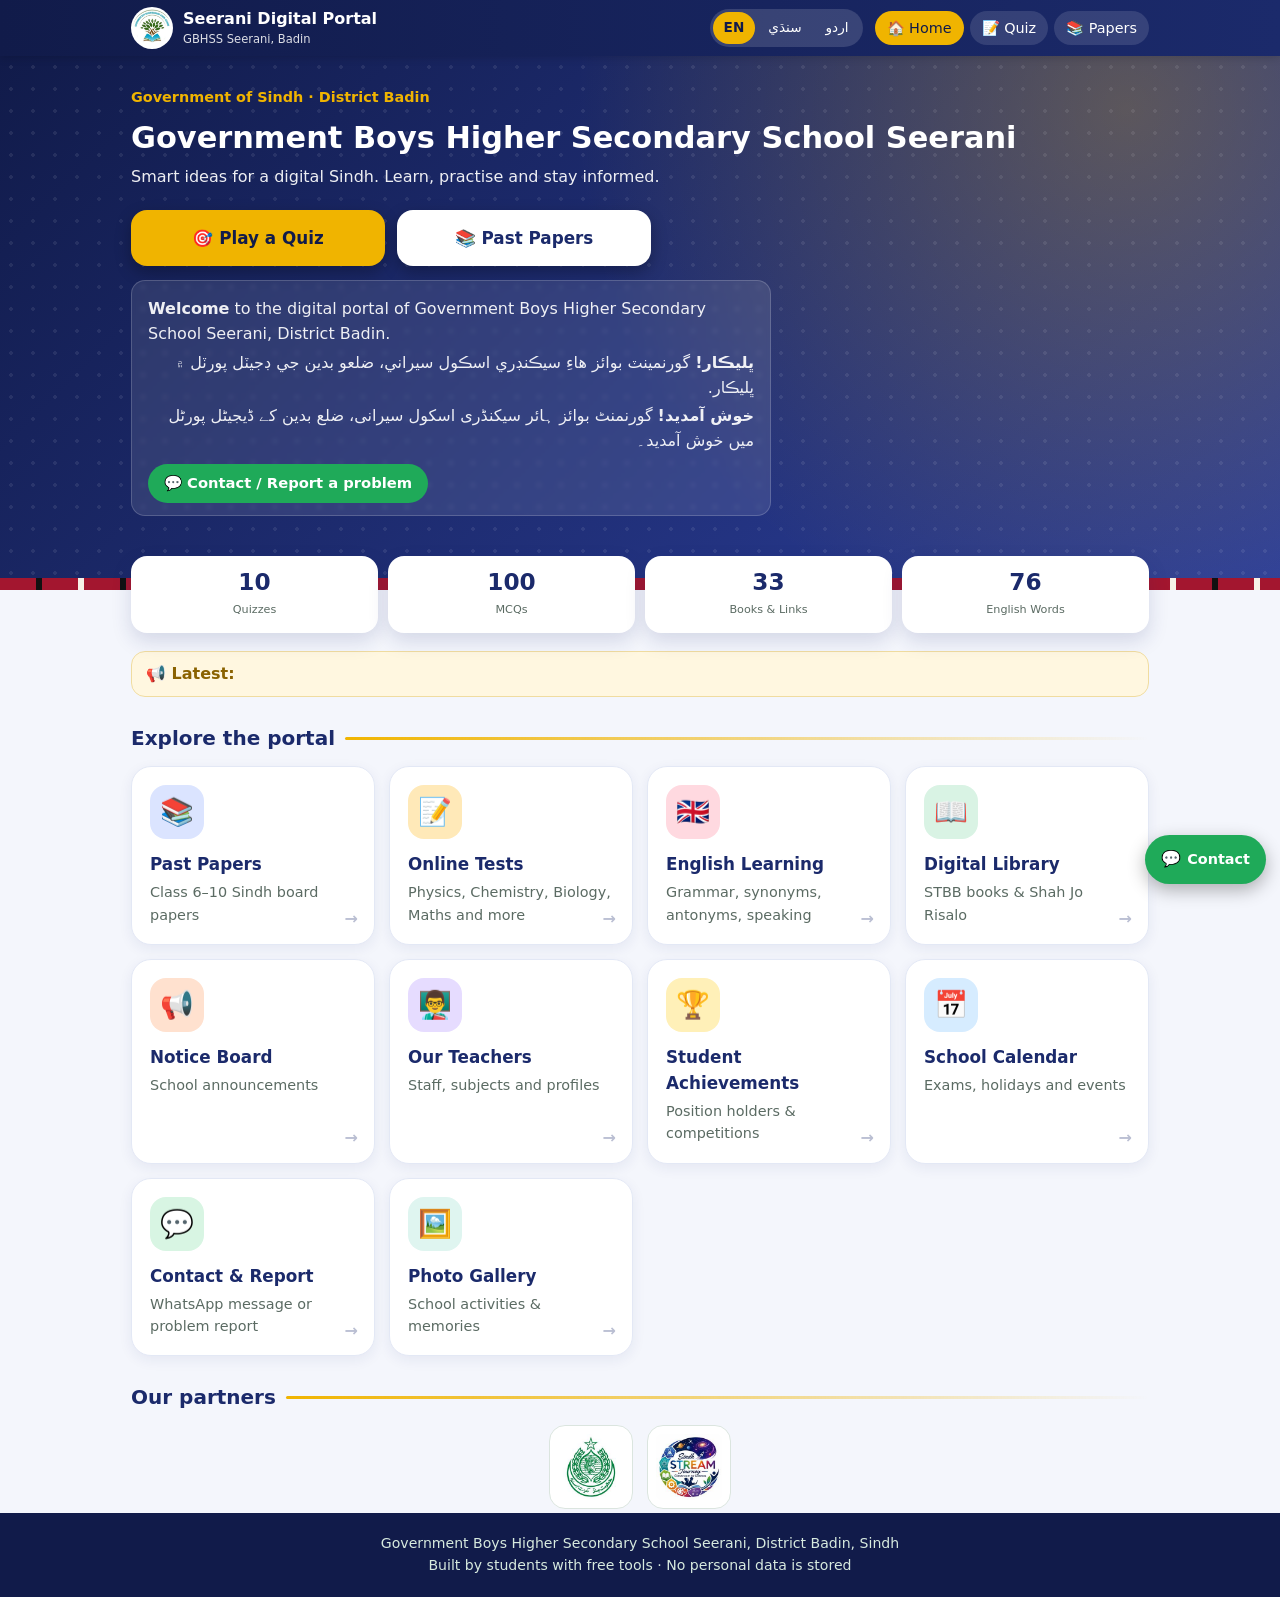
<file: index.html>
<!DOCTYPE html>
<html lang="en">
<head>
<meta charset="utf-8">
<meta name="viewport" content="width=device-width, initial-scale=1">
<title>Seerani Digital Portal</title>
<link rel="stylesheet" href="portal.css">
</head>
<body data-page="hub">
<header class="top"><div class="wrap">
<a class="brand" href="index.html"><img class="logo" src="download.jpeg" alt="School logo"><span>Seerani Digital Portal<small>GBHSS Seerani, Badin</small></span></a>
<nav><a href="index.html" class="on">🏠 Home</a><a href="tests.html">📝 Quiz</a><a href="papers.html">📚 Papers</a></nav>
</div></header>
<section class="hero big"><div class="wrap">
<div class="kick">Government of Sindh · District Badin</div>
<h1>Government Boys Higher Secondary School Seerani</h1>
<p>Smart ideas for a digital Sindh. Learn, practise and stay informed.</p>
<div class="acts"><a class="a1" href="tests.html">🎯 Play a Quiz</a><a class="a2" href="papers.html">📚 Past Papers</a></div>
<div class="wel"><p><b>Welcome</b> to the digital portal of Government Boys Higher Secondary School Seerani, District Badin.</p>
<p dir="rtl" lang="sd"><b>ڀليڪار!</b> گورنمينٽ بوائز هاءِ سيڪنڊري اسڪول سيراني، ضلعو بدين جي ڊجيٽل پورٽل ۾ ڀليڪار.</p>
<p dir="rtl" lang="ur"><b>خوش آمدید!</b> گورنمنٹ بوائز ہائر سیکنڈری اسکول سیرانی، ضلع بدین کے ڈیجیٹل پورٹل میں خوش آمدید۔</p>
<a class="wa" href="contact.html">💬 Contact / Report a problem</a></div>
</div></section>
<main class="wrap">
<div class="stats" id="stats"></div>
<div class="ticker"><b>📢 Latest:</b><span id="ticker"></span></div>
<h2 class="sec">Explore the portal</h2>
<div class="grid">
<a class="fcard" href="papers.html"><div class="ic" style="--c:#dbe4ff">📚</div><h3>Past Papers</h3><p>Class 6–10 Sindh board papers</p></a>
<a class="fcard" href="tests.html"><div class="ic" style="--c:#ffe9b8">📝</div><h3>Online Tests</h3><p>Physics, Chemistry, Biology, Maths and more</p></a>
<a class="fcard" href="english.html"><div class="ic" style="--c:#ffd9e0">🇬🇧</div><h3>English Learning</h3><p>Grammar, synonyms, antonyms, speaking</p></a>
<a class="fcard" href="library.html"><div class="ic" style="--c:#d9f3e4">📖</div><h3>Digital Library</h3><p>STBB books & Shah Jo Risalo</p></a>
<a class="fcard" href="notices.html"><div class="ic" style="--c:#ffe1cf">📢</div><h3>Notice Board</h3><p>School announcements</p></a>
<a class="fcard" href="teachers.html"><div class="ic" style="--c:#e6dcff">👨‍🏫</div><h3>Our Teachers</h3><p>Staff, subjects and profiles</p></a>
<a class="fcard" href="student-achievements.html"><div class="ic" style="--c:#fff0b8">🏆</div><h3>Student Achievements</h3><p>Position holders & competitions</p></a>
<a class="fcard" href="calendar.html"><div class="ic" style="--c:#d6ecff">📅</div><h3>School Calendar</h3><p>Exams, holidays and events</p></a>
<a class="fcard" href="contact.html"><div class="ic" style="--c:#d8f5e3">💬</div><h3>Contact &amp; Report</h3><p>WhatsApp message or problem report</p></a>
<a class="fcard" href="gallery.html"><div class="ic" style="--c:#dff5f0">🖼️</div><h3>Photo Gallery</h3><p>School activities & memories</p></a>
</div>
<h2 class="sec">Our partners</h2>
<div class="partners" style="margin-top:0"><img src="download%20(1).jpeg" alt="Government of Sindh"><img src="download%20(2).jpeg" alt="Sindh STREAM Journey"></div>
</main>
<footer>Government Boys Higher Secondary School Seerani, District Badin, Sindh<br>Built by students with free tools · No personal data is stored</footer>
<script src="data.js"></script>
<script src="portal.js"></script>
</body>
</html>
</file>
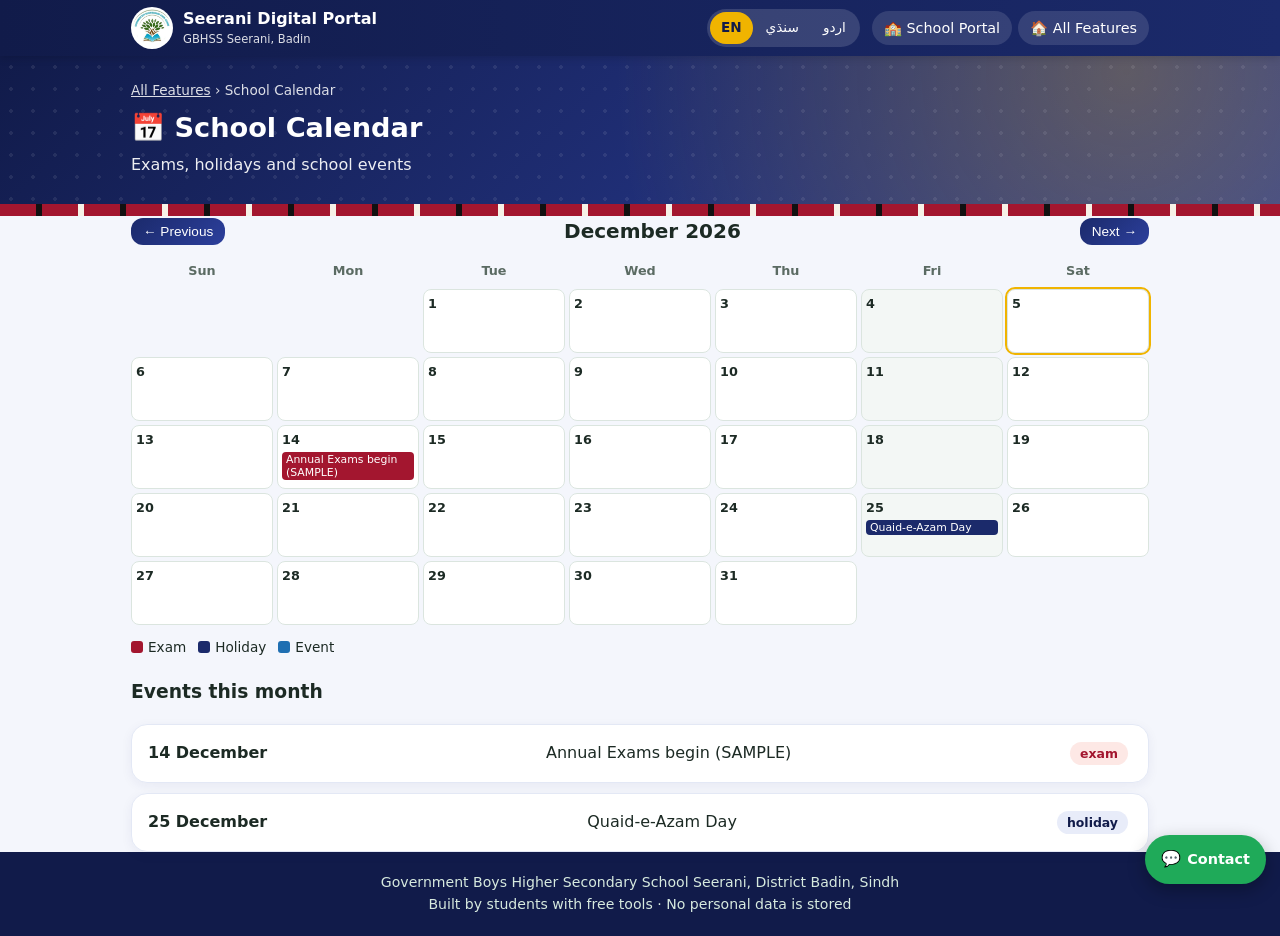
<file: calendar.html>
<!DOCTYPE html>
<html lang="en">
<head>
<meta charset="utf-8">
<meta name="viewport" content="width=device-width, initial-scale=1">
<title>School Calendar | Seerani Digital Portal</title>
<link rel="stylesheet" href="portal.css">
</head>
<body data-page="calendar">
<header class="top"><div class="wrap">
<a class="brand" href="features.html"><img class="logo" src="download.jpeg" alt="School logo"><span>Seerani Digital Portal<small>GBHSS Seerani, Badin</small></span></a>
<nav><a href="index.html">🏫 School Portal</a><a href="features.html">🏠 All Features</a></nav>
</div></header>
<section class="hero"><div class="wrap"><div class="crumb"><a href="features.html">All Features</a> › School Calendar</div><h1>📅 School Calendar</h1><p>Exams, holidays and school events</p></div></section>
<main class="wrap" id="main"></main>
<footer>Government Boys Higher Secondary School Seerani, District Badin, Sindh<br>Built by students with free tools · No personal data is stored</footer>
<script src="data.js"></script>
<script src="portal.js"></script>
</body>
</html>
</file>
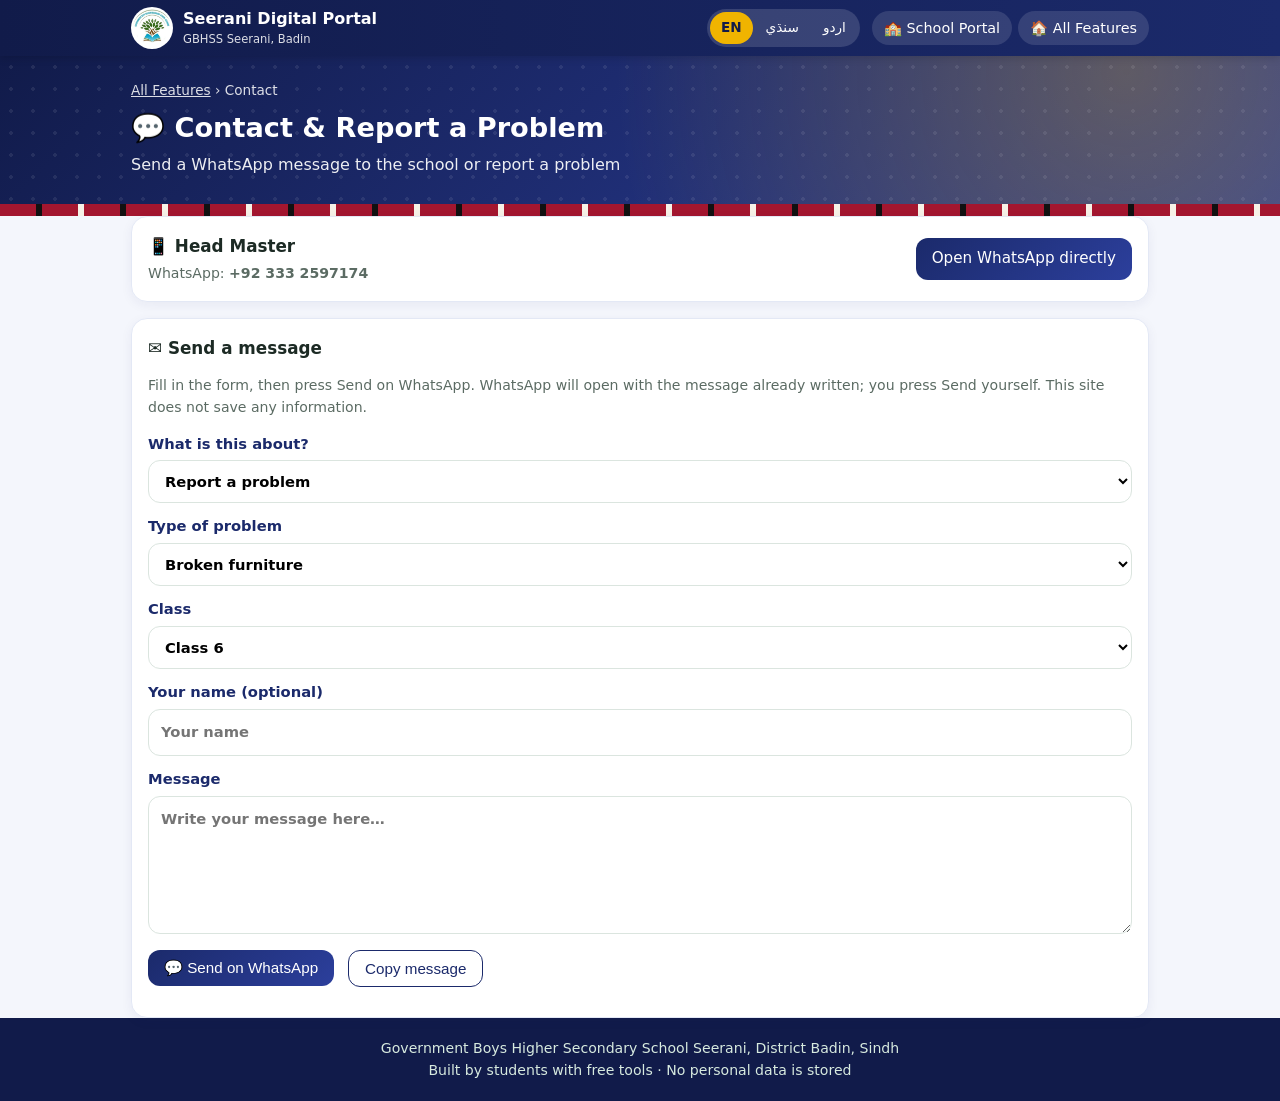
<file: contact.html>
<!DOCTYPE html>
<html lang="en">
<head>
<meta charset="utf-8">
<meta name="viewport" content="width=device-width, initial-scale=1">
<title>Contact & Report | Seerani Digital Portal</title>
<link rel="stylesheet" href="portal.css">
</head>
<body data-page="contact">
<header class="top"><div class="wrap">
<a class="brand" href="features.html"><img class="logo" src="download.jpeg" alt="School logo"><span>Seerani Digital Portal<small>GBHSS Seerani, Badin</small></span></a>
<nav><a href="index.html">🏫 School Portal</a><a href="features.html">🏠 All Features</a></nav>
</div></header>
<section class="hero"><div class="wrap"><div class="crumb"><a href="features.html">All Features</a> › Contact</div><h1>💬 Contact &amp; Report a Problem</h1><p>Send a WhatsApp message to the school or report a problem</p></div></section>
<main class="wrap" id="main"></main>
<footer>Government Boys Higher Secondary School Seerani, District Badin, Sindh<br>Built by students with free tools · No personal data is stored</footer>
<script src="data.js"></script>
<script src="portal.js"></script>
</body>
</html>
</file>
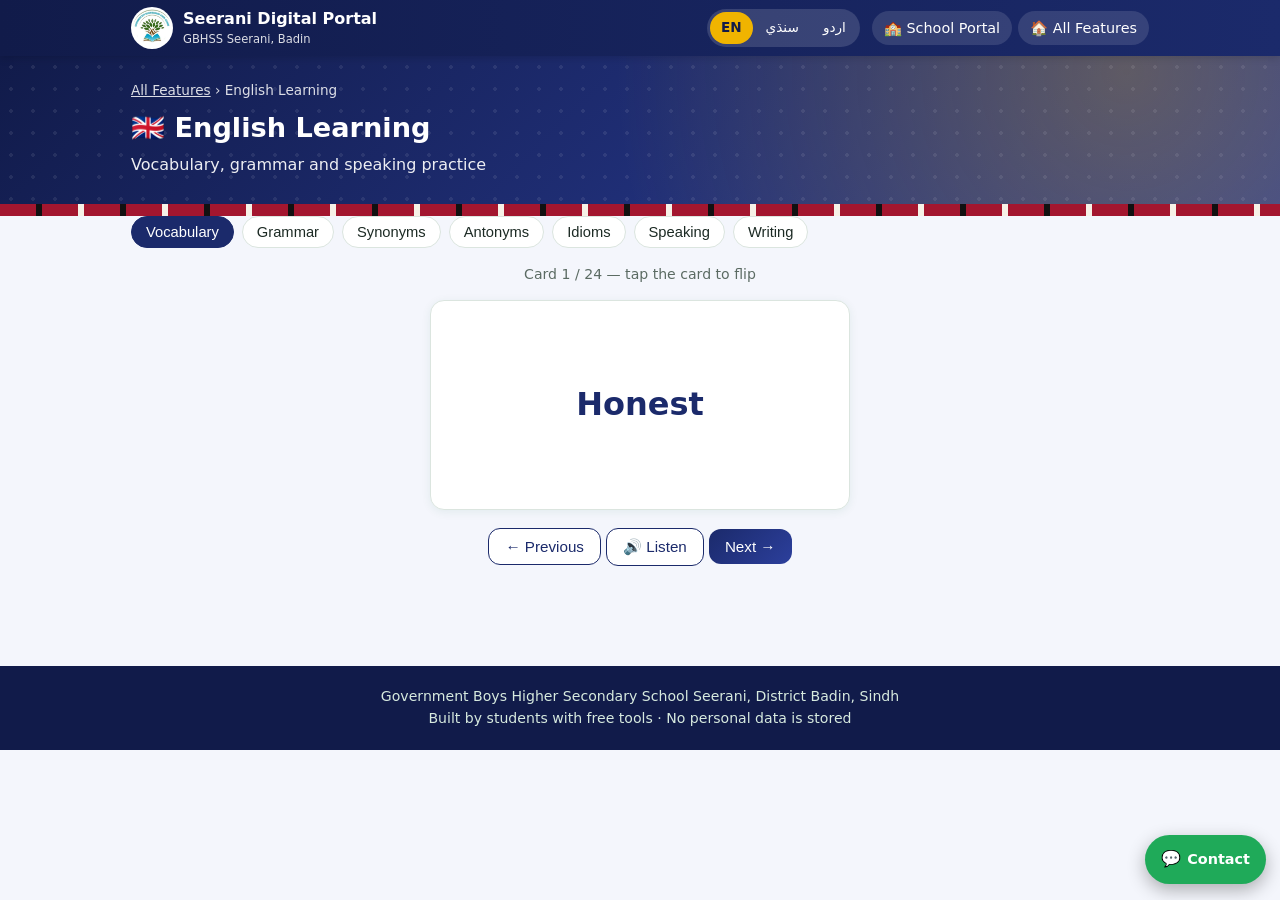
<file: english.html>
<!DOCTYPE html>
<html lang="en">
<head>
<meta charset="utf-8">
<meta name="viewport" content="width=device-width, initial-scale=1">
<title>English Learning | Seerani Digital Portal</title>
<link rel="stylesheet" href="portal.css">
</head>
<body data-page="english">
<header class="top"><div class="wrap">
<a class="brand" href="features.html"><img class="logo" src="download.jpeg" alt="School logo"><span>Seerani Digital Portal<small>GBHSS Seerani, Badin</small></span></a>
<nav><a href="index.html">🏫 School Portal</a><a href="features.html">🏠 All Features</a></nav>
</div></header>
<section class="hero"><div class="wrap"><div class="crumb"><a href="features.html">All Features</a> › English Learning</div><h1>🇬🇧 English Learning</h1><p>Vocabulary, grammar and speaking practice</p></div></section>
<main class="wrap" id="main"></main>
<footer>Government Boys Higher Secondary School Seerani, District Badin, Sindh<br>Built by students with free tools · No personal data is stored</footer>
<script src="data.js"></script>
<script src="portal.js"></script>
</body>
</html>
</file>
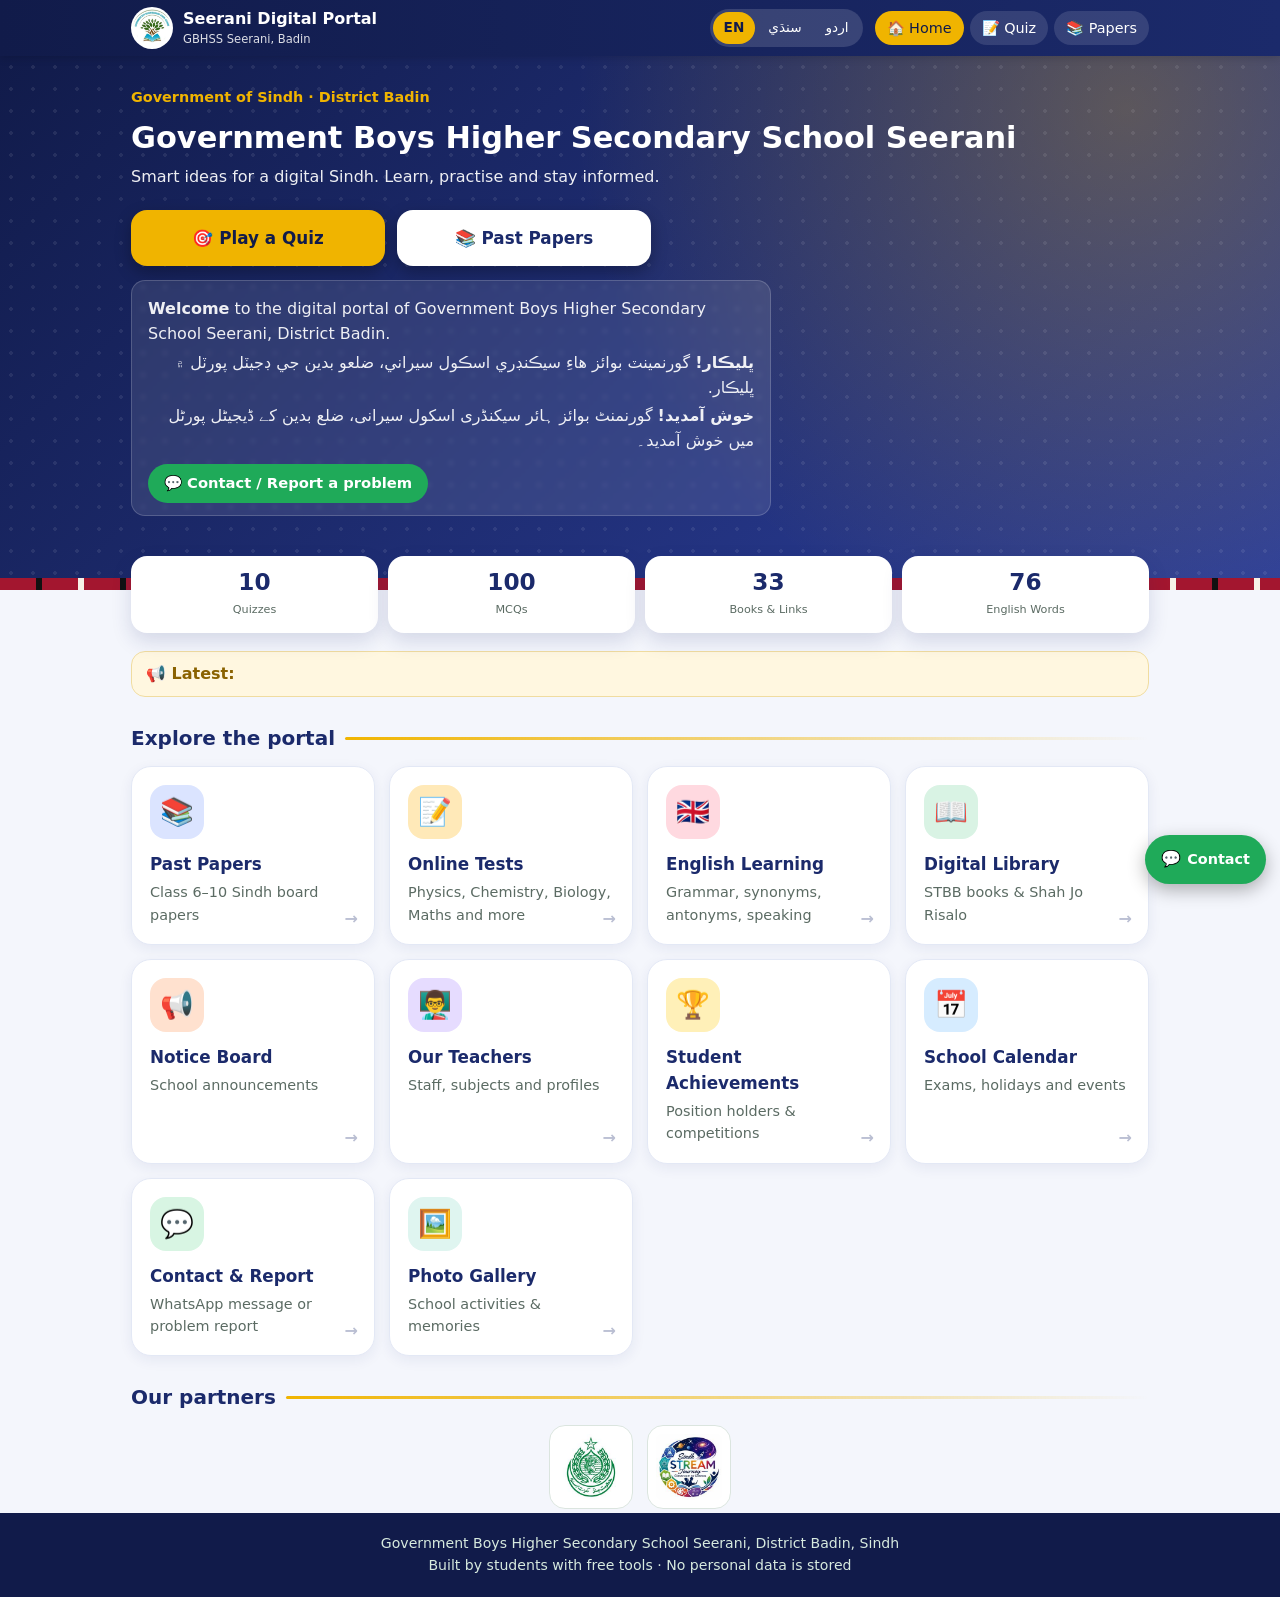
<file: features.html>
<!DOCTYPE html>
<html lang="en">
<head>
<meta charset="utf-8">
<meta name="viewport" content="width=device-width, initial-scale=1">
<title>All Features | Seerani Digital Portal</title>
<link rel="stylesheet" href="portal.css">
</head>
<body data-page="hub">
<header class="top"><div class="wrap">
<a class="brand" href="index.html"><img class="logo" src="download.jpeg" alt="School logo"><span>Seerani Digital Portal<small>GBHSS Seerani, Badin</small></span></a>
<nav><a href="index.html" class="on">🏠 Home</a><a href="tests.html">📝 Quiz</a><a href="papers.html">📚 Papers</a></nav>
</div></header>
<section class="hero big"><div class="wrap">
<div class="kick">Government of Sindh · District Badin</div>
<h1>Government Boys Higher Secondary School Seerani</h1>
<p>Smart ideas for a digital Sindh. Learn, practise and stay informed.</p>
<div class="acts"><a class="a1" href="tests.html">🎯 Play a Quiz</a><a class="a2" href="papers.html">📚 Past Papers</a></div>
<div class="wel"><p><b>Welcome</b> to the digital portal of Government Boys Higher Secondary School Seerani, District Badin.</p>
<p dir="rtl" lang="sd"><b>ڀليڪار!</b> گورنمينٽ بوائز هاءِ سيڪنڊري اسڪول سيراني، ضلعو بدين جي ڊجيٽل پورٽل ۾ ڀليڪار.</p>
<p dir="rtl" lang="ur"><b>خوش آمدید!</b> گورنمنٹ بوائز ہائر سیکنڈری اسکول سیرانی، ضلع بدین کے ڈیجیٹل پورٹل میں خوش آمدید۔</p>
<a class="wa" href="contact.html">💬 Contact / Report a problem</a></div>
</div></section>
<main class="wrap">
<div class="stats" id="stats"></div>
<div class="ticker"><b>📢 Latest:</b><span id="ticker"></span></div>
<h2 class="sec">Explore the portal</h2>
<div class="grid">
<a class="fcard" href="papers.html"><div class="ic" style="--c:#dbe4ff">📚</div><h3>Past Papers</h3><p>Class 6–10 Sindh board papers</p></a>
<a class="fcard" href="tests.html"><div class="ic" style="--c:#ffe9b8">📝</div><h3>Online Tests</h3><p>Physics, Chemistry, Biology, Maths and more</p></a>
<a class="fcard" href="english.html"><div class="ic" style="--c:#ffd9e0">🇬🇧</div><h3>English Learning</h3><p>Grammar, synonyms, antonyms, speaking</p></a>
<a class="fcard" href="library.html"><div class="ic" style="--c:#d9f3e4">📖</div><h3>Digital Library</h3><p>STBB books & Shah Jo Risalo</p></a>
<a class="fcard" href="notices.html"><div class="ic" style="--c:#ffe1cf">📢</div><h3>Notice Board</h3><p>School announcements</p></a>
<a class="fcard" href="teachers.html"><div class="ic" style="--c:#e6dcff">👨‍🏫</div><h3>Our Teachers</h3><p>Staff, subjects and profiles</p></a>
<a class="fcard" href="student-achievements.html"><div class="ic" style="--c:#fff0b8">🏆</div><h3>Student Achievements</h3><p>Position holders & competitions</p></a>
<a class="fcard" href="calendar.html"><div class="ic" style="--c:#d6ecff">📅</div><h3>School Calendar</h3><p>Exams, holidays and events</p></a>
<a class="fcard" href="contact.html"><div class="ic" style="--c:#d8f5e3">💬</div><h3>Contact &amp; Report</h3><p>WhatsApp message or problem report</p></a>
<a class="fcard" href="gallery.html"><div class="ic" style="--c:#dff5f0">🖼️</div><h3>Photo Gallery</h3><p>School activities & memories</p></a>
</div>
<h2 class="sec">Our partners</h2>
<div class="partners" style="margin-top:0"><img src="download%20(1).jpeg" alt="Government of Sindh"><img src="download%20(2).jpeg" alt="Sindh STREAM Journey"></div>
</main>
<footer>Government Boys Higher Secondary School Seerani, District Badin, Sindh<br>Built by students with free tools · No personal data is stored</footer>
<script src="data.js"></script>
<script src="portal.js"></script>
</body>
</html>
</file>
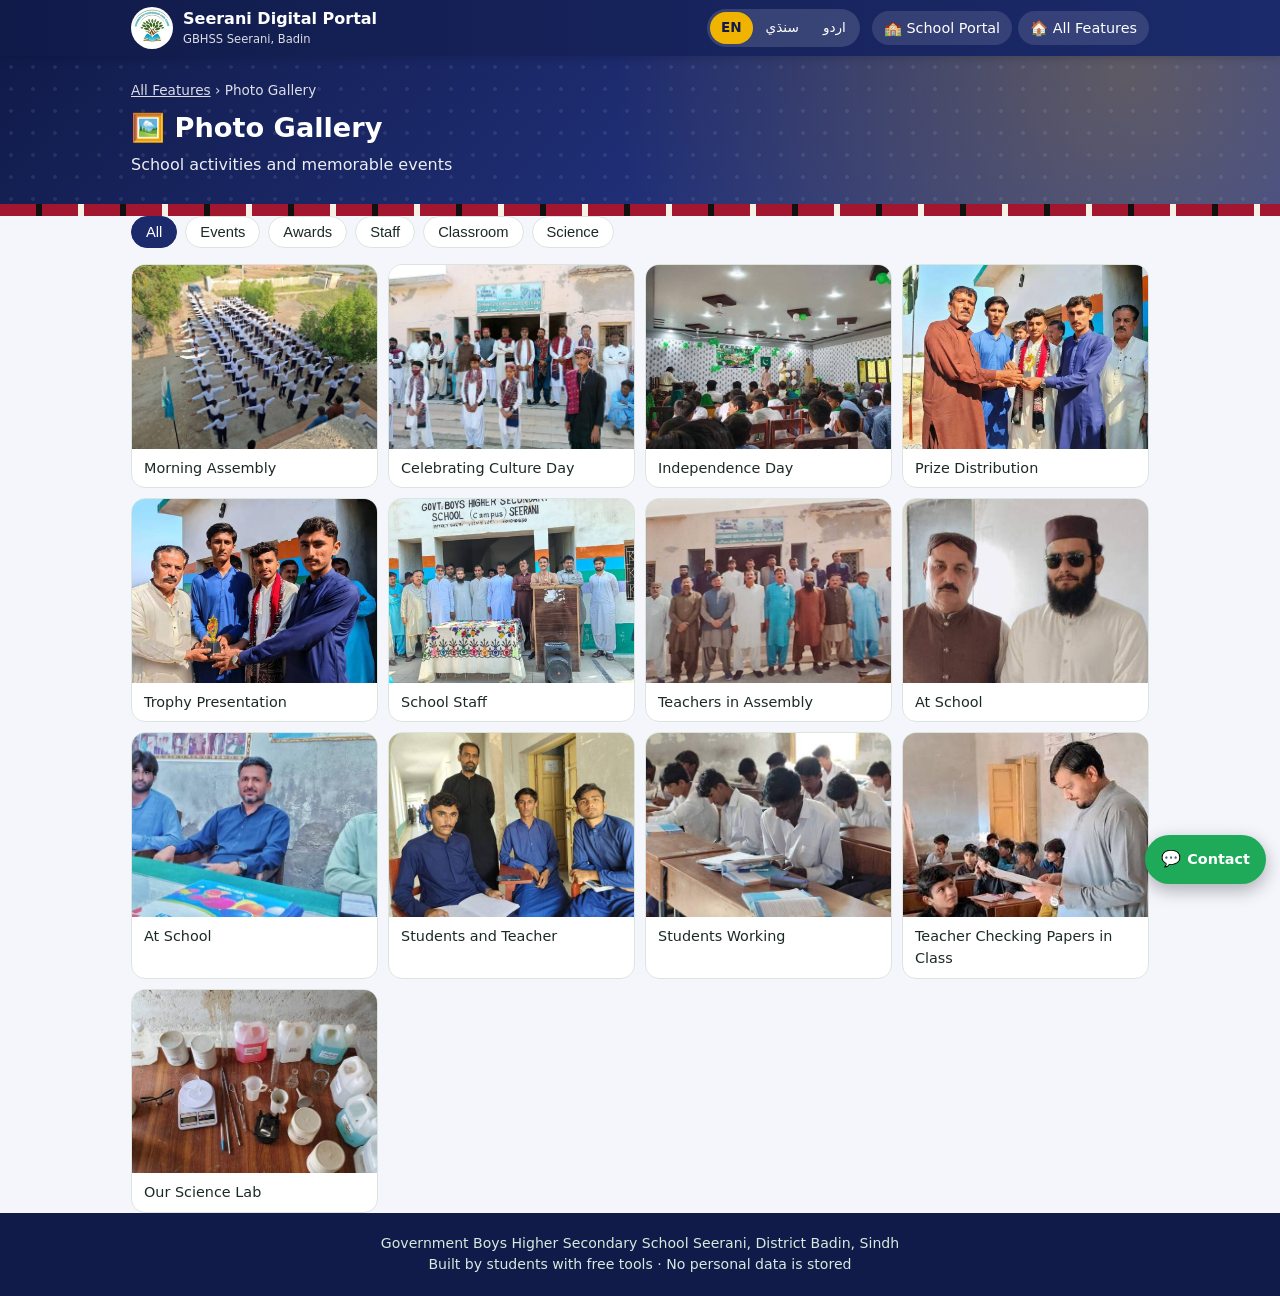
<file: gallery.html>
<!DOCTYPE html>
<html lang="en">
<head>
<meta charset="utf-8">
<meta name="viewport" content="width=device-width, initial-scale=1">
<title>Photo Gallery | Seerani Digital Portal</title>
<link rel="stylesheet" href="portal.css">
</head>
<body data-page="gallery">
<header class="top"><div class="wrap">
<a class="brand" href="features.html"><img class="logo" src="download.jpeg" alt="School logo"><span>Seerani Digital Portal<small>GBHSS Seerani, Badin</small></span></a>
<nav><a href="index.html">🏫 School Portal</a><a href="features.html">🏠 All Features</a></nav>
</div></header>
<section class="hero"><div class="wrap"><div class="crumb"><a href="features.html">All Features</a> › Photo Gallery</div><h1>🖼️ Photo Gallery</h1><p>School activities and memorable events</p></div></section>
<main class="wrap" id="main"></main>
<footer>Government Boys Higher Secondary School Seerani, District Badin, Sindh<br>Built by students with free tools · No personal data is stored</footer>
<script src="data.js"></script>
<script src="portal.js"></script>
</body>
</html>
</file>
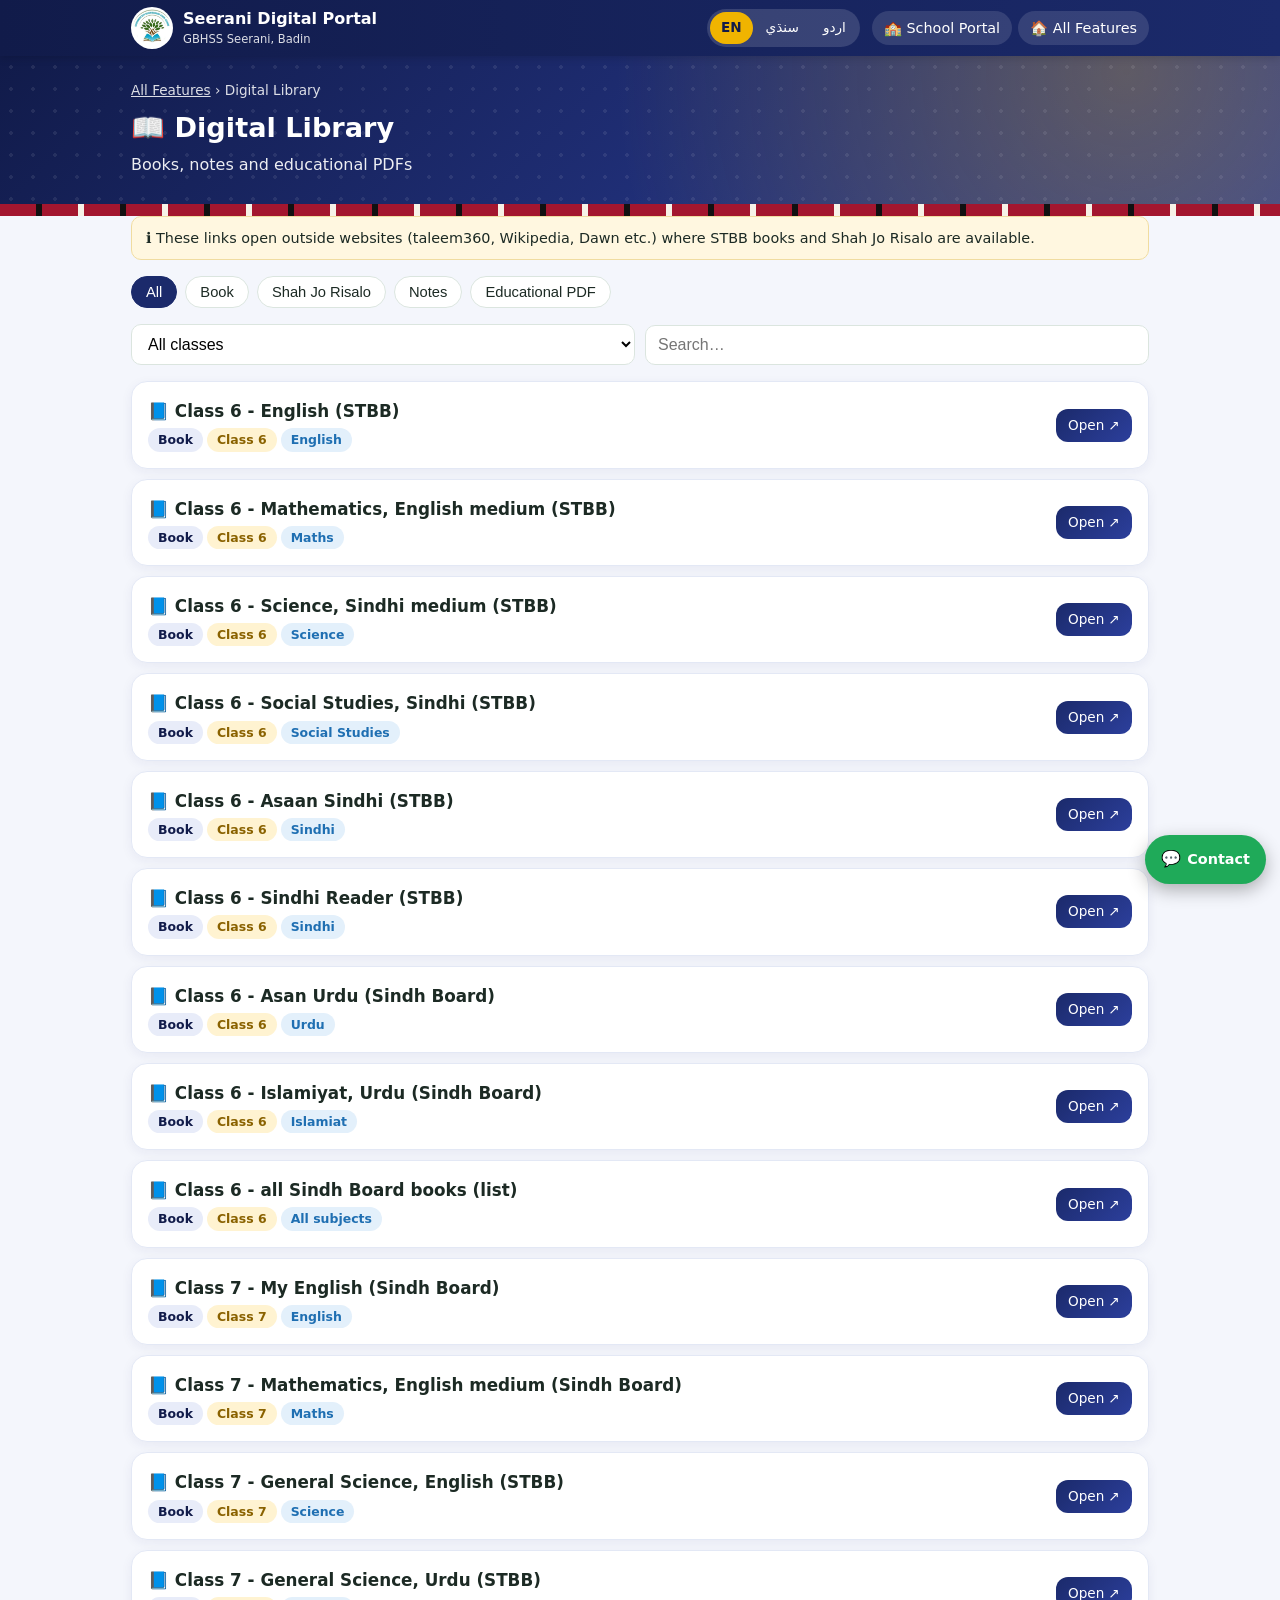
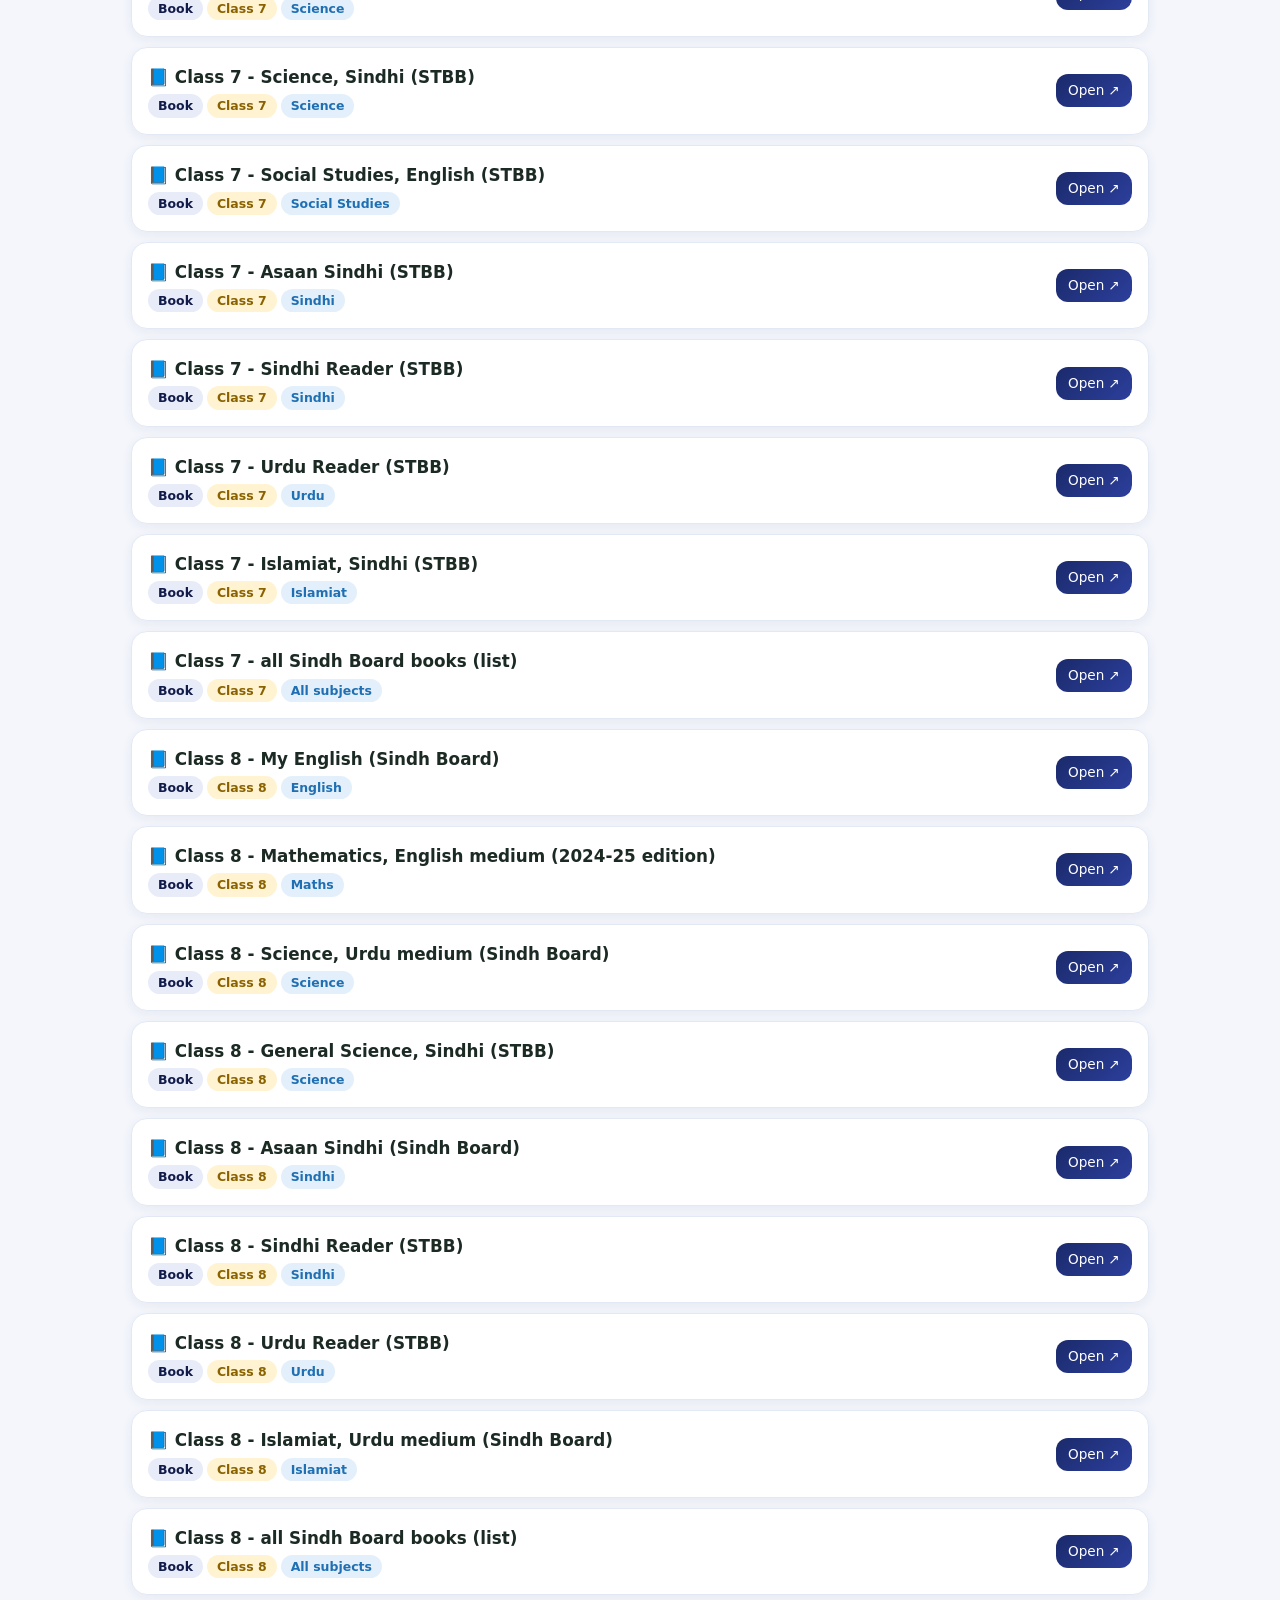
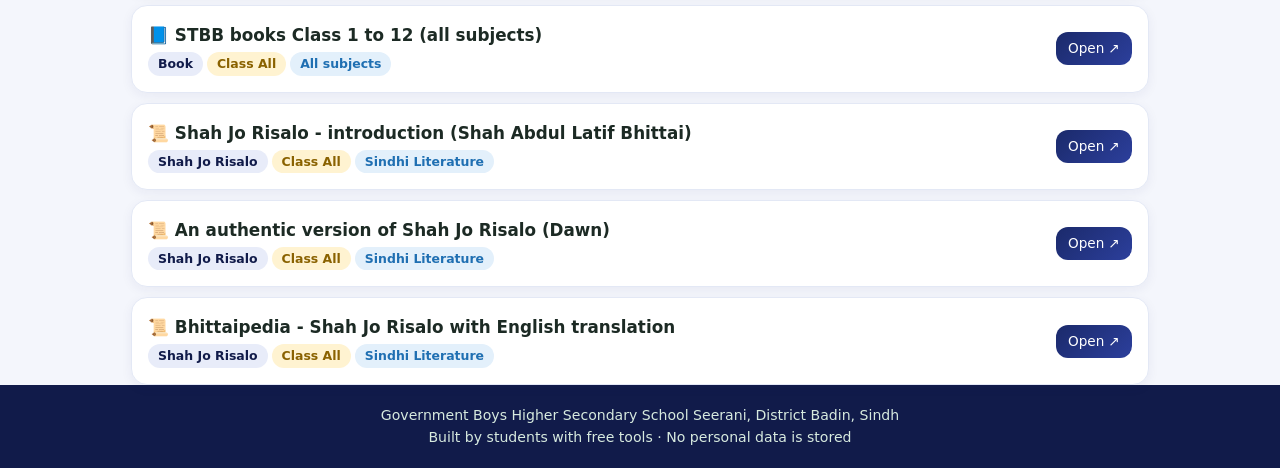
<file: library.html>
<!DOCTYPE html>
<html lang="en">
<head>
<meta charset="utf-8">
<meta name="viewport" content="width=device-width, initial-scale=1">
<title>Digital Library | Seerani Digital Portal</title>
<link rel="stylesheet" href="portal.css">
</head>
<body data-page="library">
<header class="top"><div class="wrap">
<a class="brand" href="features.html"><img class="logo" src="download.jpeg" alt="School logo"><span>Seerani Digital Portal<small>GBHSS Seerani, Badin</small></span></a>
<nav><a href="index.html">🏫 School Portal</a><a href="features.html">🏠 All Features</a></nav>
</div></header>
<section class="hero"><div class="wrap"><div class="crumb"><a href="features.html">All Features</a> › Digital Library</div><h1>📖 Digital Library</h1><p>Books, notes and educational PDFs</p></div></section>
<main class="wrap" id="main"></main>
<footer>Government Boys Higher Secondary School Seerani, District Badin, Sindh<br>Built by students with free tools · No personal data is stored</footer>
<script src="data.js"></script>
<script src="portal.js"></script>
</body>
</html>
</file>
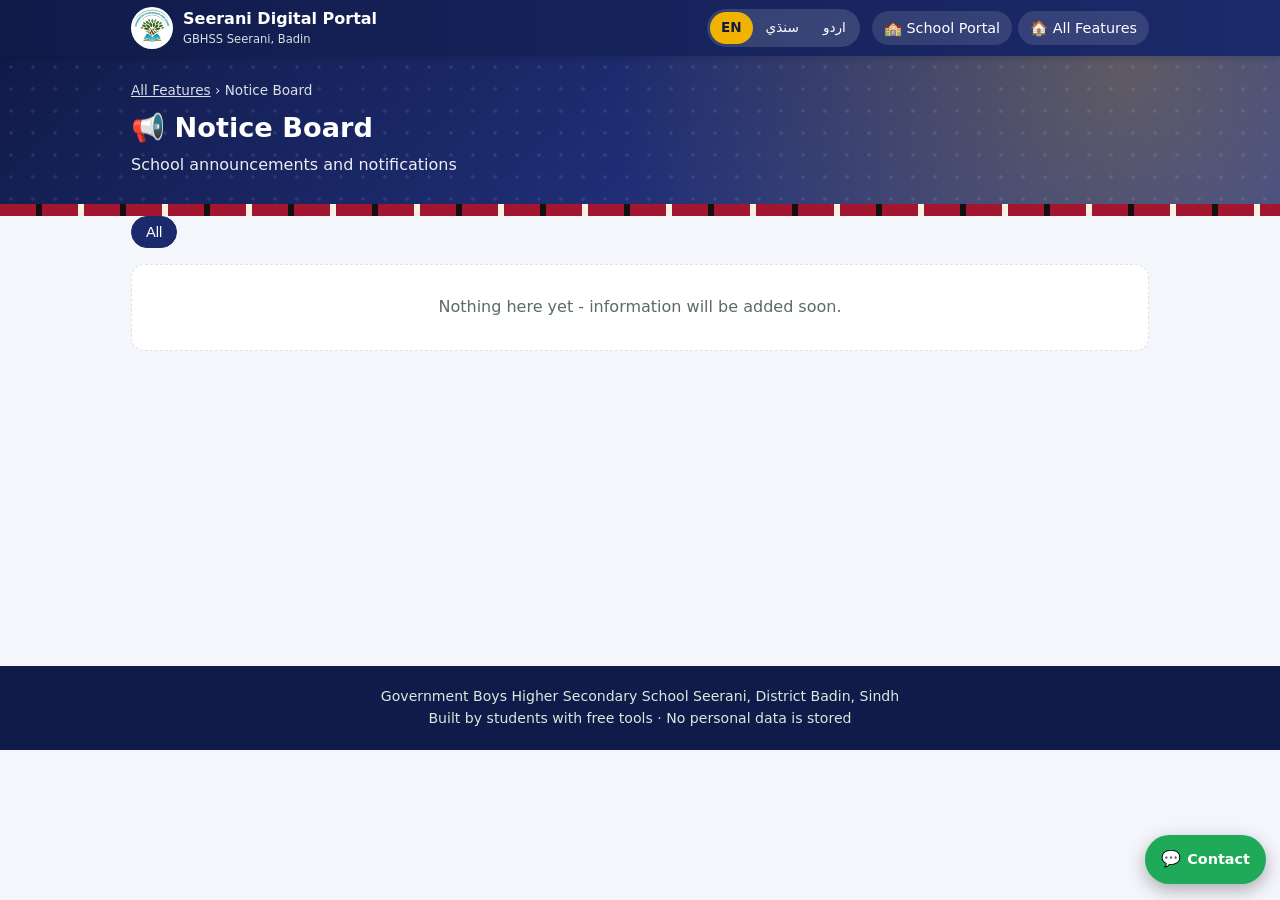
<file: notices.html>
<!DOCTYPE html>
<html lang="en">
<head>
<meta charset="utf-8">
<meta name="viewport" content="width=device-width, initial-scale=1">
<title>Notice Board | Seerani Digital Portal</title>
<link rel="stylesheet" href="portal.css">
</head>
<body data-page="notices">
<header class="top"><div class="wrap">
<a class="brand" href="features.html"><img class="logo" src="download.jpeg" alt="School logo"><span>Seerani Digital Portal<small>GBHSS Seerani, Badin</small></span></a>
<nav><a href="index.html">🏫 School Portal</a><a href="features.html">🏠 All Features</a></nav>
</div></header>
<section class="hero"><div class="wrap"><div class="crumb"><a href="features.html">All Features</a> › Notice Board</div><h1>📢 Notice Board</h1><p>School announcements and notifications</p></div></section>
<main class="wrap" id="main"></main>
<footer>Government Boys Higher Secondary School Seerani, District Badin, Sindh<br>Built by students with free tools · No personal data is stored</footer>
<script src="data.js"></script>
<script src="portal.js"></script>
</body>
</html>
</file>
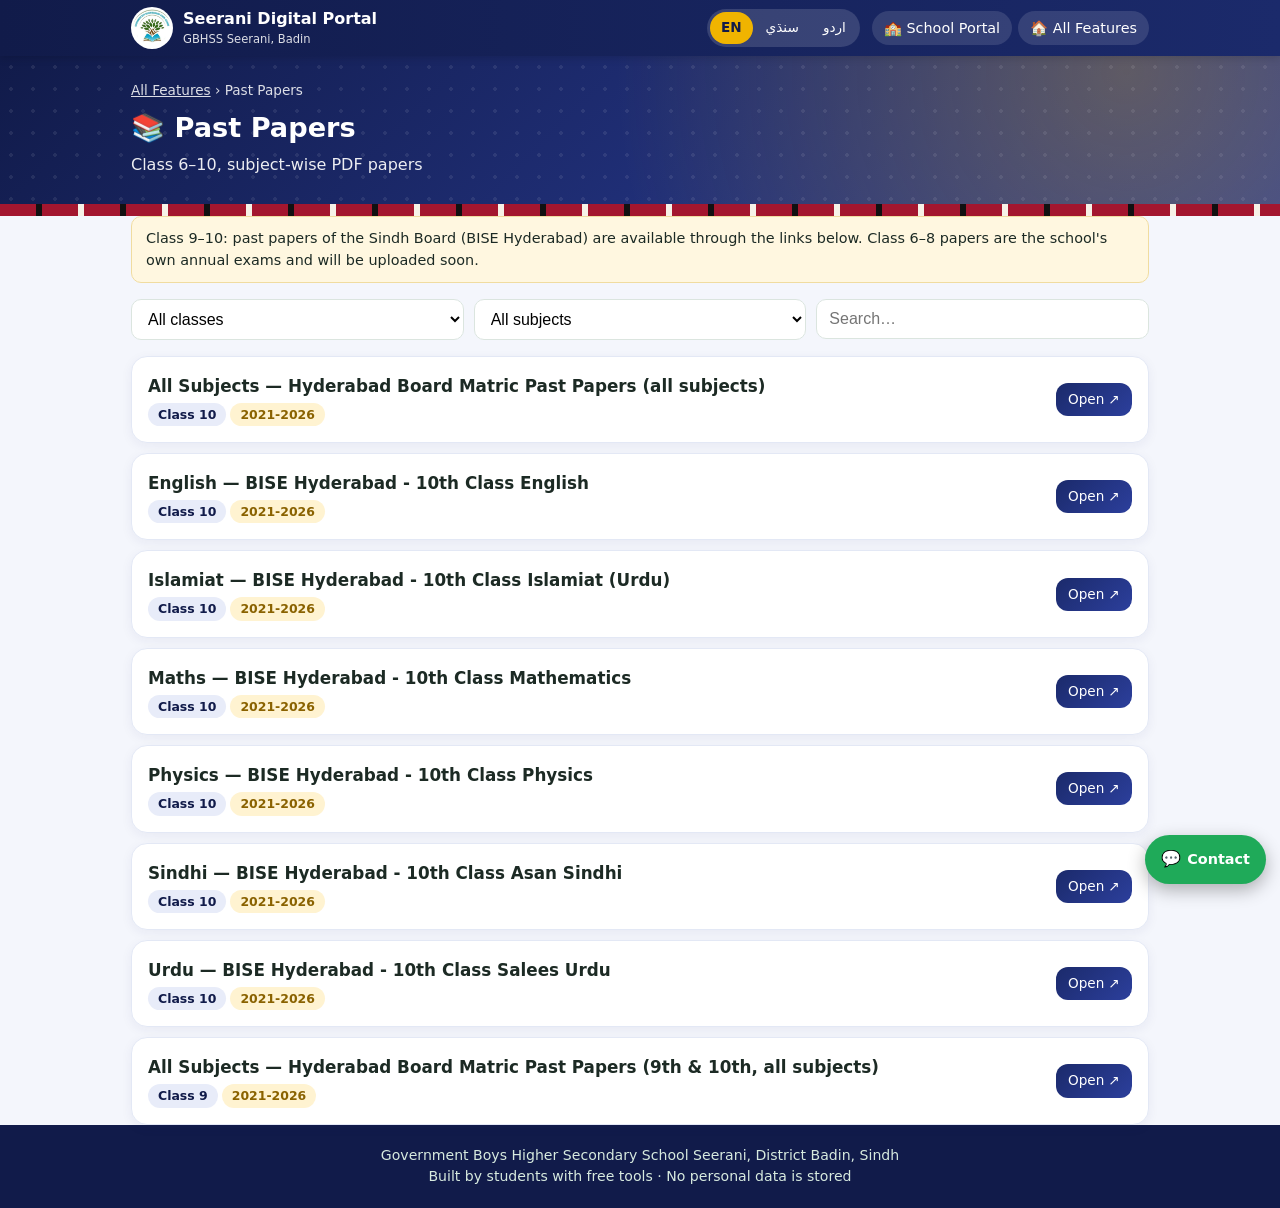
<file: papers.html>
<!DOCTYPE html>
<html lang="en">
<head>
<meta charset="utf-8">
<meta name="viewport" content="width=device-width, initial-scale=1">
<title>Past Papers | Seerani Digital Portal</title>
<link rel="stylesheet" href="portal.css">
</head>
<body data-page="papers">
<header class="top"><div class="wrap">
<a class="brand" href="features.html"><img class="logo" src="download.jpeg" alt="School logo"><span>Seerani Digital Portal<small>GBHSS Seerani, Badin</small></span></a>
<nav><a href="index.html">🏫 School Portal</a><a href="features.html">🏠 All Features</a></nav>
</div></header>
<section class="hero"><div class="wrap"><div class="crumb"><a href="features.html">All Features</a> › Past Papers</div><h1>📚 Past Papers</h1><p>Class 6–10, subject-wise PDF papers</p></div></section>
<main class="wrap" id="main"></main>
<footer>Government Boys Higher Secondary School Seerani, District Badin, Sindh<br>Built by students with free tools · No personal data is stored</footer>
<script src="data.js"></script>
<script src="portal.js"></script>
</body>
</html>
</file>
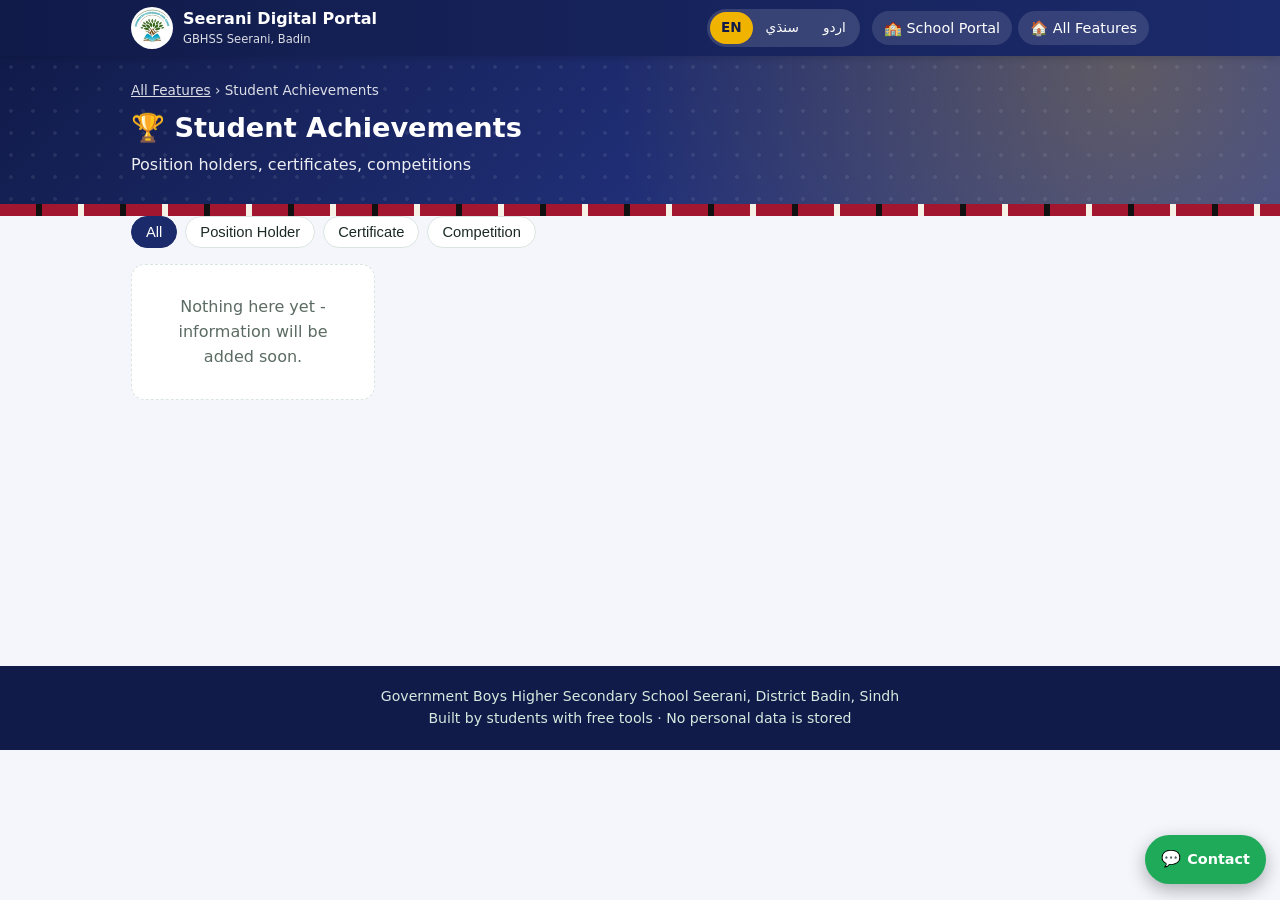
<file: student-achievements.html>
<!DOCTYPE html>
<html lang="en">
<head>
<meta charset="utf-8">
<meta name="viewport" content="width=device-width, initial-scale=1">
<title>Student Achievements | Seerani Digital Portal</title>
<link rel="stylesheet" href="portal.css">
</head>
<body data-page="students">
<header class="top"><div class="wrap">
<a class="brand" href="features.html"><img class="logo" src="download.jpeg" alt="School logo"><span>Seerani Digital Portal<small>GBHSS Seerani, Badin</small></span></a>
<nav><a href="index.html">🏫 School Portal</a><a href="features.html">🏠 All Features</a></nav>
</div></header>
<section class="hero"><div class="wrap"><div class="crumb"><a href="features.html">All Features</a> › Student Achievements</div><h1>🏆 Student Achievements</h1><p>Position holders, certificates, competitions</p></div></section>
<main class="wrap" id="main"></main>
<footer>Government Boys Higher Secondary School Seerani, District Badin, Sindh<br>Built by students with free tools · No personal data is stored</footer>
<script src="data.js"></script>
<script src="portal.js"></script>
</body>
</html>
</file>
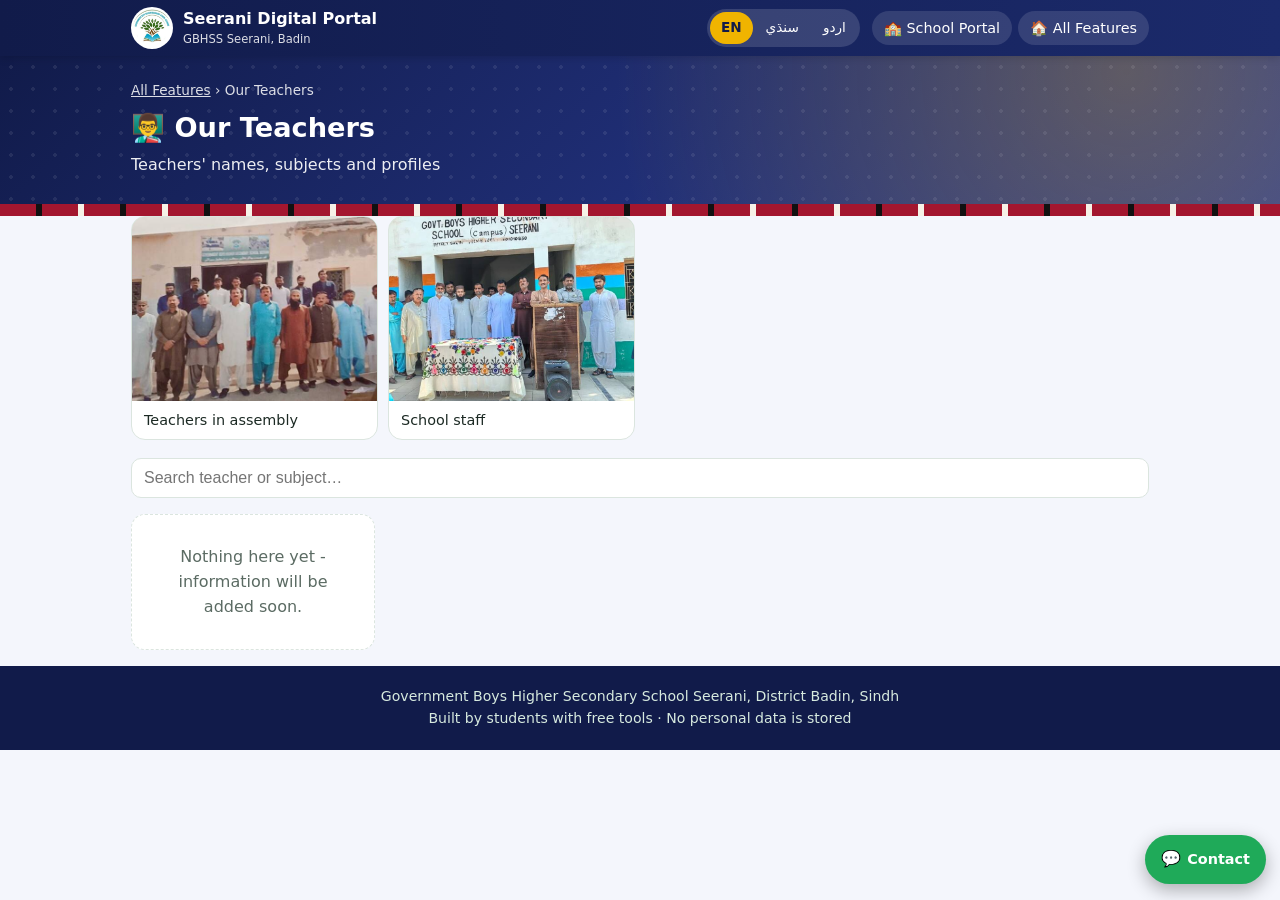
<file: teachers.html>
<!DOCTYPE html>
<html lang="en">
<head>
<meta charset="utf-8">
<meta name="viewport" content="width=device-width, initial-scale=1">
<title>Our Teachers | Seerani Digital Portal</title>
<link rel="stylesheet" href="portal.css">
</head>
<body data-page="teachers">
<header class="top"><div class="wrap">
<a class="brand" href="features.html"><img class="logo" src="download.jpeg" alt="School logo"><span>Seerani Digital Portal<small>GBHSS Seerani, Badin</small></span></a>
<nav><a href="index.html">🏫 School Portal</a><a href="features.html">🏠 All Features</a></nav>
</div></header>
<section class="hero"><div class="wrap"><div class="crumb"><a href="features.html">All Features</a> › Our Teachers</div><h1>👨‍🏫 Our Teachers</h1><p>Teachers' names, subjects and profiles</p></div></section>
<main class="wrap" id="main"></main>
<footer>Government Boys Higher Secondary School Seerani, District Badin, Sindh<br>Built by students with free tools · No personal data is stored</footer>
<script src="data.js"></script>
<script src="portal.js"></script>
</body>
</html>
</file>
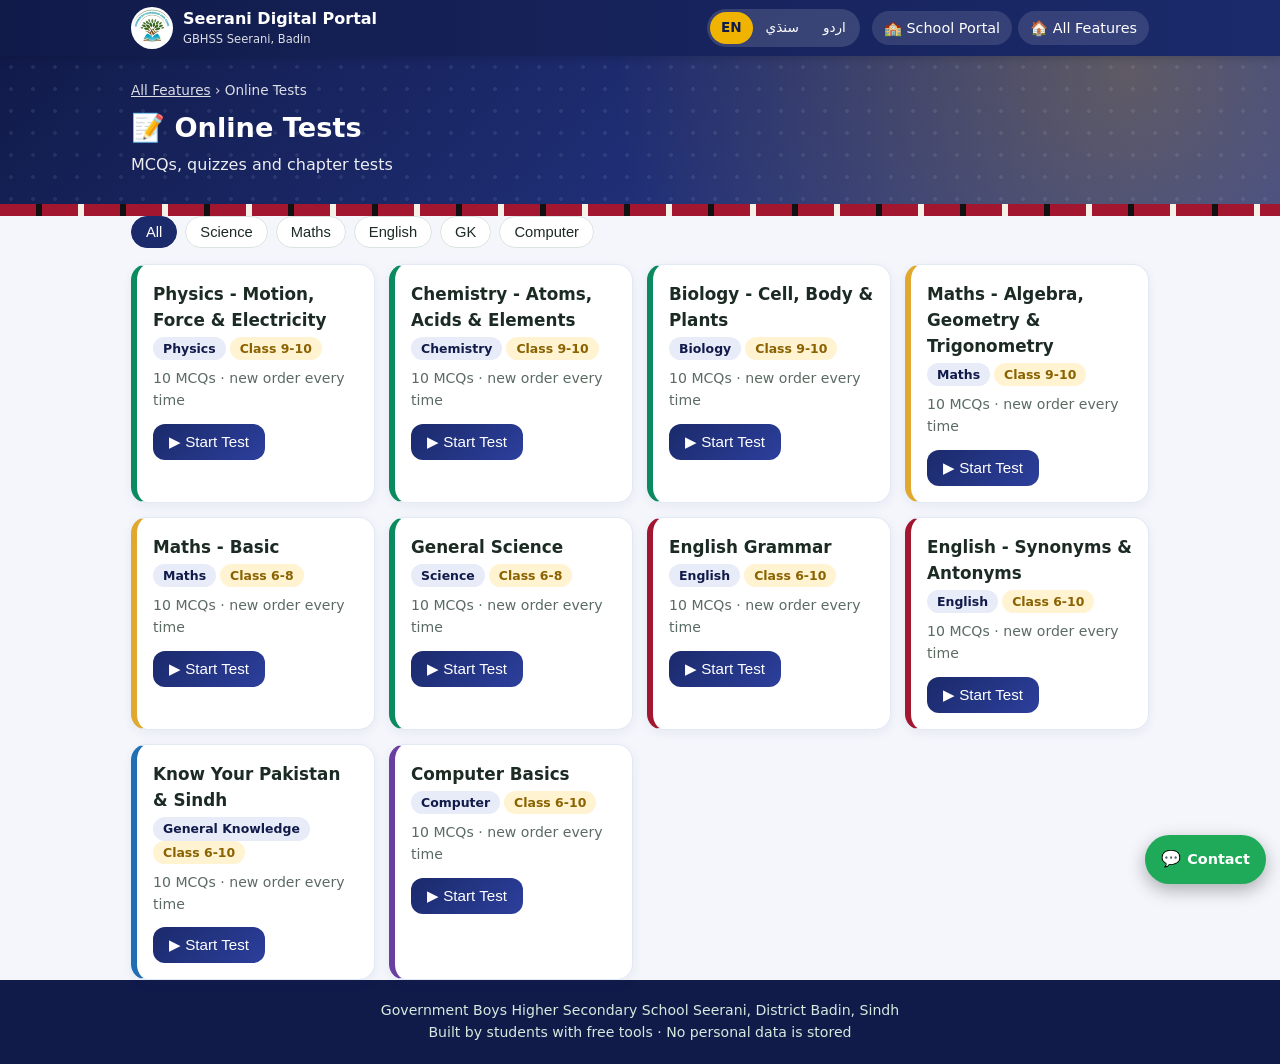
<file: tests.html>
<!DOCTYPE html>
<html lang="en">
<head>
<meta charset="utf-8">
<meta name="viewport" content="width=device-width, initial-scale=1">
<title>Online Tests | Seerani Digital Portal</title>
<link rel="stylesheet" href="portal.css">
</head>
<body data-page="tests">
<header class="top"><div class="wrap">
<a class="brand" href="features.html"><img class="logo" src="download.jpeg" alt="School logo"><span>Seerani Digital Portal<small>GBHSS Seerani, Badin</small></span></a>
<nav><a href="index.html">🏫 School Portal</a><a href="features.html">🏠 All Features</a></nav>
</div></header>
<section class="hero"><div class="wrap"><div class="crumb"><a href="features.html">All Features</a> › Online Tests</div><h1>📝 Online Tests</h1><p>MCQs, quizzes and chapter tests</p></div></section>
<main class="wrap" id="main"></main>
<footer>Government Boys Higher Secondary School Seerani, District Badin, Sindh<br>Built by students with free tools · No personal data is stored</footer>
<script src="data.js"></script>
<script src="portal.js"></script>
</body>
</html>
</file>
<file: portal.css>
:root{
  --green:#1b2a6b; --green-d:#111b4a; --green-l:#e8ecf9;
  --gold:#f0b400; --ink:#1c2a24; --muted:#5b6b63; --line:#dbe5df;
  --bg:#f6f9f7; --card:#fff; --red:#c0392b; --blue:#1f6fb2;
  --r:14px; --shadow:0 2px 10px rgba(11,107,58,.08);
}
*{box-sizing:border-box}
html{scroll-behavior:smooth}
body{margin:0;background:var(--bg);color:var(--ink);
  font-family:system-ui,-apple-system,"Segoe UI",Roboto,"Noto Nastaliq Urdu","Noto Sans Arabic",Arial,sans-serif;line-height:1.55}
a{color:var(--green)}
img{max-width:100%}
.wrap{max-width:1050px;margin:0 auto;padding:0 16px}

/* header */
.top{background:var(--green);color:#fff;position:sticky;top:0;z-index:20;box-shadow:0 2px 8px rgba(0,0,0,.15)}
.top .wrap{display:flex;align-items:center;gap:12px;min-height:56px;flex-wrap:wrap;padding-top:6px;padding-bottom:6px}
.brand{display:flex;align-items:center;gap:10px;color:#fff;text-decoration:none;font-weight:700;margin-right:auto}
.brand small{display:block;font-weight:400;opacity:.85;font-size:.72rem}
.brand .logo{width:38px;height:38px;border-radius:50%;background:var(--gold);color:var(--green-d);display:grid;place-items:center;font-weight:800}
.top nav{display:flex;gap:6px;flex-wrap:wrap}
.top nav a{color:#fff;text-decoration:none;padding:6px 12px;border-radius:20px;font-size:.9rem;background:rgba(255,255,255,.12)}
.top nav a:hover,.top nav a.on{background:var(--gold);color:var(--green-d)}

/* page title */
.hero{background:linear-gradient(135deg,var(--green-d),#2a3f9a);color:#fff;padding:28px 0 32px}
.hero h1{margin:0 0 4px;font-size:1.7rem}
.hero p{margin:0;opacity:.92}
.hero .crumb{font-size:.85rem;opacity:.85;margin-bottom:6px}
.hero .crumb a{color:#fff}
main{padding:22px 0 50px;min-height:50vh}

/* hub */
.ticker{background:#fff7e0;border:1px solid #f0dca0;border-radius:var(--r);padding:10px 14px;margin:18px 0;display:flex;gap:10px;align-items:center;overflow:hidden}
.ticker b{white-space:nowrap;color:#8a6200}
.ticker span{white-space:nowrap;animation:slide 28s linear infinite;display:inline-block;padding-left:100%}
@keyframes slide{to{transform:translateX(-100%)}}
.grid{display:grid;gap:14px;grid-template-columns:repeat(auto-fill,minmax(230px,1fr))}
.fcard{display:block;background:var(--card);border:1px solid var(--line);border-radius:var(--r);padding:18px;text-decoration:none;color:var(--ink);box-shadow:var(--shadow);transition:.15s}
.fcard:hover{transform:translateY(-3px);border-color:var(--green)}
.fcard .ic{font-size:2rem}
.fcard h3{margin:8px 0 4px;font-size:1.05rem;color:var(--green)}
.fcard p{margin:0;color:var(--muted);font-size:.9rem}

/* controls */
.bar{display:flex;gap:10px;flex-wrap:wrap;margin-bottom:16px;align-items:center}
.bar input,.bar select{padding:10px 12px;border:1px solid var(--line);border-radius:10px;font-size:1rem;background:#fff;min-width:140px;flex:1}
.chips{display:flex;gap:8px;flex-wrap:wrap;margin-bottom:16px}
.chip{border:1px solid var(--line);background:#fff;border-radius:20px;padding:7px 14px;cursor:pointer;font-size:.92rem;color:var(--ink)}
.chip.on{background:var(--green);color:#fff;border-color:var(--green)}
.btn{display:inline-block;background:var(--green);color:#fff;border:0;border-radius:10px;padding:9px 16px;font-size:.95rem;cursor:pointer;text-decoration:none}
.btn:hover{background:var(--green-d)}
.btn.alt{background:#fff;color:var(--green);border:1px solid var(--green)}
.btn.sm{padding:6px 12px;font-size:.85rem}

/* cards & lists */
.card{background:var(--card);border:1px solid var(--line);border-radius:var(--r);padding:16px;box-shadow:var(--shadow)}
.card h3{margin:0 0 4px;font-size:1.05rem}
.meta{color:var(--muted);font-size:.88rem}
.tag{display:inline-block;background:var(--green-l);color:var(--green-d);border-radius:12px;padding:2px 10px;font-size:.78rem;font-weight:600;margin-right:4px}
.tag.red{background:#fde8e5;color:var(--red)}
.tag.gold{background:#fff3d1;color:#8a6200}
.tag.blue{background:#e3f0fb;color:var(--blue)}
.list{display:grid;gap:10px}
.row{display:flex;gap:14px;align-items:center;justify-content:space-between;flex-wrap:wrap}
.empty{text-align:center;color:var(--muted);padding:30px;background:#fff;border:1px dashed var(--line);border-radius:var(--r)}
.note{background:#fff7e0;border:1px solid #f0dca0;border-radius:10px;padding:10px 14px;font-size:.9rem;margin-bottom:16px}
.avatar{width:64px;height:64px;border-radius:50%;background:var(--green);color:#fff;display:grid;place-items:center;font-size:1.4rem;font-weight:700;object-fit:cover;flex:none}
.person{display:flex;gap:14px;align-items:center}

/* gallery */
.gal{display:grid;gap:10px;grid-template-columns:repeat(auto-fill,minmax(210px,1fr))}
.gal figure{margin:0;border-radius:var(--r);overflow:hidden;background:#fff;border:1px solid var(--line);cursor:pointer}
.gal .ph{aspect-ratio:4/3;background:linear-gradient(135deg,#cfe9da,#9fd0b5);display:grid;place-items:center;font-size:2.4rem;overflow:hidden}
.gal img{width:100%;height:100%;object-fit:cover;display:block}
.gal figcaption{padding:8px 12px;font-size:.9rem}
.lb{position:fixed;inset:0;background:rgba(0,0,0,.88);display:none;place-items:center;z-index:50;padding:20px;text-align:center;color:#fff}
.lb.open{display:grid}
.lb img{max-height:78vh;border-radius:8px}
.lb button{position:absolute;top:14px;right:18px;font-size:2rem;background:none;border:0;color:#fff;cursor:pointer}

/* calendar */
.calhead{display:flex;justify-content:space-between;align-items:center;margin-bottom:10px}
.calhead h2{margin:0;font-size:1.25rem}
.cal{display:grid;grid-template-columns:repeat(7,1fr);gap:4px}
.cal .dn{text-align:center;font-weight:700;font-size:.8rem;color:var(--muted);padding:4px 0}
.cal .d{min-height:64px;background:#fff;border:1px solid var(--line);border-radius:8px;padding:4px;font-size:.8rem;overflow:hidden}
.cal .d.today{outline:2px solid var(--gold)}
.cal .d.blank{background:transparent;border:0}
.cal .d.fri{background:#f3f7f5}
.ev{display:block;font-size:.68rem;line-height:1.2;border-radius:4px;padding:1px 4px;margin-top:2px;color:#fff}
.ev.exam{background:var(--red)} .ev.holiday{background:var(--green)} .ev.event{background:var(--blue)}
.legend{display:flex;gap:12px;margin:12px 0;font-size:.85rem;flex-wrap:wrap}
.legend i{display:inline-block;width:12px;height:12px;border-radius:3px;margin-right:5px;vertical-align:-1px}

/* tests */
.opt{display:block;width:100%;text-align:left;background:#fff;border:2px solid var(--line);border-radius:10px;padding:12px 14px;margin:8px 0;font-size:1rem;cursor:pointer;color:var(--ink)}
.opt:hover{border-color:var(--green)}
.opt.ok{border-color:var(--green);background:var(--green-l)}
.opt.bad{border-color:var(--red);background:#fde8e5}
.prog{height:8px;background:var(--line);border-radius:6px;overflow:hidden;margin-bottom:14px}
.prog div{height:100%;background:var(--green);transition:.2s}
.score{font-size:3rem;font-weight:800;color:var(--green);text-align:center;margin:6px 0}

/* english */
.flash{perspective:900px;max-width:420px;margin:0 auto}
.flash .in{position:relative;height:210px;transition:transform .5s;transform-style:preserve-3d;cursor:pointer}
.flash .in.flip{transform:rotateY(180deg)}
.flash .f,.flash .b{position:absolute;inset:0;backface-visibility:hidden;border-radius:var(--r);display:grid;place-items:center;text-align:center;padding:18px;box-shadow:var(--shadow);border:1px solid var(--line)}
.flash .f{background:#fff;font-size:2rem;font-weight:700;color:var(--green)}
.flash .b{background:var(--green);color:#fff;transform:rotateY(180deg);font-size:1.5rem}
.flash .b small{display:block;font-size:.95rem;opacity:.9;margin-top:8px;direction:ltr}
.urdu{direction:rtl;font-size:1.15rem}

footer{background:var(--green-d);color:#d7eadf;text-align:center;padding:20px 16px;font-size:.88rem}
footer a{color:#fff}

@media(max-width:560px){
  .hero h1{font-size:1.4rem}
  .cal .d{min-height:50px;font-size:.72rem}
  .ev{font-size:0;height:6px;padding:0}
}

.hero.big{padding:34px 0 38px}
.hero.big h1{font-size:1.9rem}
.hero .kick{color:var(--gold);font-weight:700;font-size:.9rem;margin-bottom:6px}
.hero .wel{background:rgba(255,255,255,.1);border-radius:var(--r);padding:12px 16px;margin:14px 0;max-width:640px}
.hero .wel p{margin:4px 0}
.hero .acts{display:flex;gap:10px;flex-wrap:wrap;margin-top:6px}
.hero .acts a{padding:10px 18px;border-radius:24px;font-weight:700;text-decoration:none;background:var(--gold);color:var(--green-d)}
.hero .acts a.o{background:transparent;color:#fff;border:2px solid #fff}

.brand .logo{width:42px;height:42px;border-radius:50%;background:#fff;object-fit:cover;padding:2px}
.partners{display:flex;gap:14px;justify-content:center;align-items:center;margin:20px 0 4px;flex-wrap:wrap}
.partners img{height:84px;width:84px;object-fit:contain;background:#fff;border:1px solid var(--line);border-radius:16px;padding:8px}

.gal img{object-position:center 30%}
.gal a{text-decoration:none;color:inherit;display:block}

.brand .logo{flex:none;object-fit:contain;background:#fff}
.gal .ph{min-height:120px}

/* ===================== v2 beautiful theme ===================== */
:root{--navy:#1b2a6b;--navy-d:#111b4a;--red:#a3162f;--gold:#f0b400}
body{background:#f4f6fc}
.top{background:linear-gradient(90deg,var(--navy-d),var(--navy))}
.hero{position:relative;overflow:hidden;padding:24px 0 38px;
  background:radial-gradient(circle at 88% 10%,rgba(240,180,0,.28),transparent 45%),linear-gradient(135deg,var(--navy-d),#2c3f9c)}
.hero::before{content:"";position:absolute;inset:0;background-image:radial-gradient(rgba(255,255,255,.08) 2px,transparent 2px);background-size:22px 22px;pointer-events:none}
.hero .wrap{position:relative}
.hero::after{content:"";position:absolute;left:0;right:0;bottom:0;height:12px;
  background:repeating-linear-gradient(90deg,var(--red) 0 36px,#111 36px 42px,var(--red) 42px 78px,#f6f1e7 78px 84px)}
.hero.big{padding:30px 0 60px}
.hero .acts{display:grid;grid-template-columns:1fr 1fr;gap:12px;margin:20px 0 8px;max-width:520px}
.hero .acts a{display:flex;align-items:center;justify-content:center;gap:8px;padding:15px 10px;border-radius:16px;font-weight:800;font-size:1.05rem;text-decoration:none;border:0;box-shadow:0 6px 16px rgba(0,0,0,.28);transition:.15s}
.hero .acts a.a1{background:var(--gold);color:var(--navy-d)}
.hero .acts a.a2{background:#fff;color:var(--navy)}
.hero .acts a:hover{transform:translateY(-2px)}
.hero .wel{background:rgba(255,255,255,.1);border:1px solid rgba(255,255,255,.18);backdrop-filter:blur(2px)}
.hero .wa{display:inline-block;margin-top:6px;color:#fff;font-weight:700;text-decoration:none;background:#1faa59;padding:8px 16px;border-radius:20px;font-size:.92rem}
.stats{display:grid;grid-template-columns:repeat(4,1fr);gap:10px;margin:-34px 0 6px;position:relative;z-index:2}
.stats div{background:#fff;border-radius:16px;padding:12px 4px;text-align:center;box-shadow:0 8px 20px rgba(27,42,107,.15)}
.stats b{display:block;font-size:1.45rem;color:var(--navy);line-height:1.2}
.stats span{font-size:.7rem;color:var(--muted)}
.sec{color:var(--navy);font-size:1.25rem;margin:26px 0 12px;display:flex;align-items:center;gap:10px}
.sec::after{content:"";flex:1;height:3px;border-radius:3px;background:linear-gradient(90deg,var(--gold),transparent)}
.fcard{position:relative;padding:18px;border-radius:20px;border:1px solid #e3e8f5;background:#fff;box-shadow:0 4px 14px rgba(27,42,107,.07);overflow:hidden}
.fcard .ic{width:54px;height:54px;border-radius:16px;display:grid;place-items:center;font-size:1.7rem;background:var(--c,#e8ecf9)}
.fcard::after{content:"→";position:absolute;right:16px;bottom:12px;color:var(--navy);font-weight:700;opacity:.3;transition:.2s}
.fcard:hover{transform:translateY(-4px);box-shadow:0 12px 26px rgba(27,42,107,.16);border-color:var(--navy)}
.fcard:hover::after{opacity:1;right:12px}
.fcard h3{color:var(--navy);margin:12px 0 4px}
.card{border-radius:16px;border-color:#e3e8f5;box-shadow:0 3px 12px rgba(27,42,107,.06)}
.btn{border-radius:12px;background:linear-gradient(135deg,var(--navy),#2c3f9c)}
.btn.alt{background:#fff;color:var(--navy);border:1px solid var(--navy)}
.chip.on{background:var(--navy);border-color:var(--navy)}
.ticker{border-radius:14px}
.partners{margin-top:26px}
.tcard{border-left:6px solid var(--g,#1b2a6b)}
.opt{border-radius:14px;display:flex;gap:12px;align-items:center}
.opt b{flex:none;width:30px;height:30px;border-radius:50%;background:#eef1fb;color:var(--navy);display:grid;place-items:center;font-size:.9rem}
.opt.ok b{background:var(--green);color:#fff}
.opt.bad b{background:var(--red);color:#fff}
.opt.ok{border-color:#1faa59;background:#e8f7ee}
.prog div{background:linear-gradient(90deg,var(--gold),#ffd45e)}
.score{color:var(--navy)}
details.card summary{cursor:pointer;font-weight:700;color:var(--navy);font-size:1.05rem}
details.card[open] summary{margin-bottom:8px}
.wl{display:grid;gap:8px}
.wl .r{background:#fff;border:1px solid #e3e8f5;border-radius:14px;padding:10px 14px;display:flex;justify-content:space-between;align-items:center;gap:10px;flex-wrap:wrap}
.pill{display:inline-block;background:#fff3d1;color:#7a5600;border-radius:14px;padding:2px 10px;margin:2px 3px 2px 0;font-size:.85rem;font-weight:600}
pre.letter{white-space:pre-wrap;background:#fffdf5;border:1px solid #f0dca0;border-radius:12px;padding:14px;font-family:inherit;font-size:.95rem;margin:10px 0 0}
main>*{animation:up .45s ease both}
@keyframes up{from{opacity:0;transform:translateY(10px)}to{opacity:1;transform:none}}
@media(max-width:560px){.stats b{font-size:1.2rem}.hero .acts a{font-size:.98rem;padding:14px 6px}}
body[data-page=tests] main>*,body[data-page=english] #out>*{animation:none}

.form label{display:block;margin:12px 0 0;font-weight:600;font-size:.92rem;color:var(--navy)}
.form select,.form input,.form textarea{display:block;width:100%;margin-top:5px;padding:11px 12px;border:1px solid var(--line);border-radius:12px;font:inherit;background:#fff}
.form .row{margin-top:16px}
.wafab{position:fixed;right:14px;bottom:16px;z-index:30;background:#1faa59;color:#fff;text-decoration:none;border-radius:30px;padding:12px 16px;font-weight:700;box-shadow:0 6px 18px rgba(0,0,0,.3);display:flex;gap:6px;align-items:center}
.wafab span{font-size:.9rem}
.wafab:hover{background:#178a47}

/* ===== language switcher + RTL ===== */
.lang{display:flex;gap:2px;background:rgba(255,255,255,.14);border-radius:22px;padding:3px}
.lang button{border:0;background:transparent;color:#fff;padding:5px 11px;border-radius:18px;font:inherit;font-size:.85rem;cursor:pointer}
.lang button.on{background:var(--gold);color:var(--navy-d);font-weight:700}
[dir=rtl] body{font-family:"Noto Naskh Arabic","Noto Nastaliq Urdu","Segoe UI",system-ui,sans-serif;line-height:1.85}
[dir=rtl] .brand{margin-right:0;margin-left:auto}
[dir=rtl] .fcard::after{content:"←";right:auto;left:16px}
[dir=rtl] .fcard:hover::after{right:auto;left:12px}
[dir=rtl] .wafab{right:auto;left:14px}
[dir=rtl] .sec::after{background:linear-gradient(270deg,var(--gold),transparent)}
[dir=rtl] .ticker span{padding-left:0;padding-right:100%;animation-name:slideR}
@keyframes slideR{to{transform:translateX(100%)}}
[dir=rtl] ul{padding-left:0!important;padding-right:20px}
[dir=rtl] .hero h1{line-height:1.5}
[dir=rtl] body[data-page=english] #out{direction:ltr;text-align:left}
[dir=rtl] :is(h3,.opt,li,summary,figcaption,.note,.meta){unicode-bidi:plaintext}
[dir=rtl] .cal{direction:ltr}
[dir=rtl] .cal .d{direction:rtl}
@media(max-width:560px){.lang button{padding:5px 8px;font-size:.8rem}}
</file>
